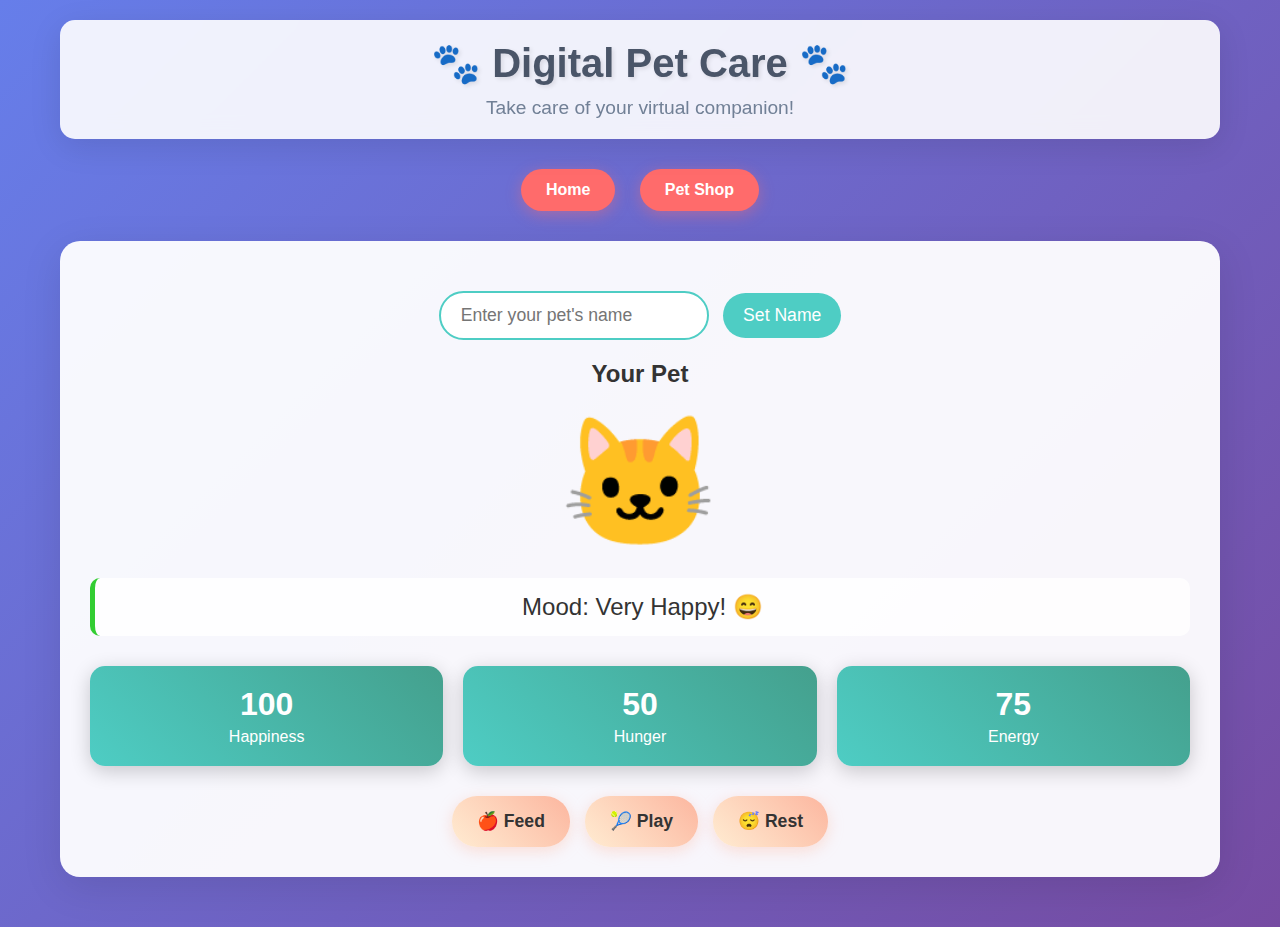
<file: index.html>
<!DOCTYPE html>
<html lang="en">
<head>
    <meta charset="UTF-8">
    <meta name="viewport" content="width=device-width, initial-scale=1.0">
    <title>Digital Pet Care - Home</title>
    <link rel="stylesheet" href="styles.css">
</head>
<body>
    <div class="container">
        <header>
            <h1>🐾 Digital Pet Care 🐾</h1>
            <p class="subtitle">Take care of your virtual companion!</p>
        </header>

        <nav>
            <a href="index.html">Home</a>
            <a href="shop.html">Pet Shop</a>
        </nav>

        <div class="pet-container">
            <div class="name-input">
                <input type="text" id="petNameInput" placeholder="Enter your pet's name" oninput="updatePetNameLive()">
                <button onclick="setPetName()">Set Name</button>
            </div>
            
            <h2 id="petNameDisplay">Your Pet</h2>
            <div class="pet-display" id="petEmoji" onclick="petInteraction()">🐱</div>
            
            <div class="mood-display" id="moodDisplay">
                Mood: Happy 😊
            </div>

            <div class="pet-stats">
                <div class="stat-card">
                    <div class="stat-value" id="happinessValue">100</div>
                    <div>Happiness</div>
                </div>
                <div class="stat-card">
                    <div class="stat-value" id="hungerValue">50</div>
                    <div>Hunger</div>
                </div>
                <div class="stat-card">
                    <div class="stat-value" id="energyValue">75</div>
                    <div>Energy</div>
                </div>
            </div>

            <div class="controls">
                <button class="control-btn" onclick="feedPet()">🍎 Feed</button>
                <button class="control-btn" onclick="playWithPet()">🎾 Play</button>
                <button class="control-btn" onclick="restPet()">😴 Rest</button>
            </div>
        </div>
    </div>

    <script src="script.js"></script>
</body>
</html>
</file>
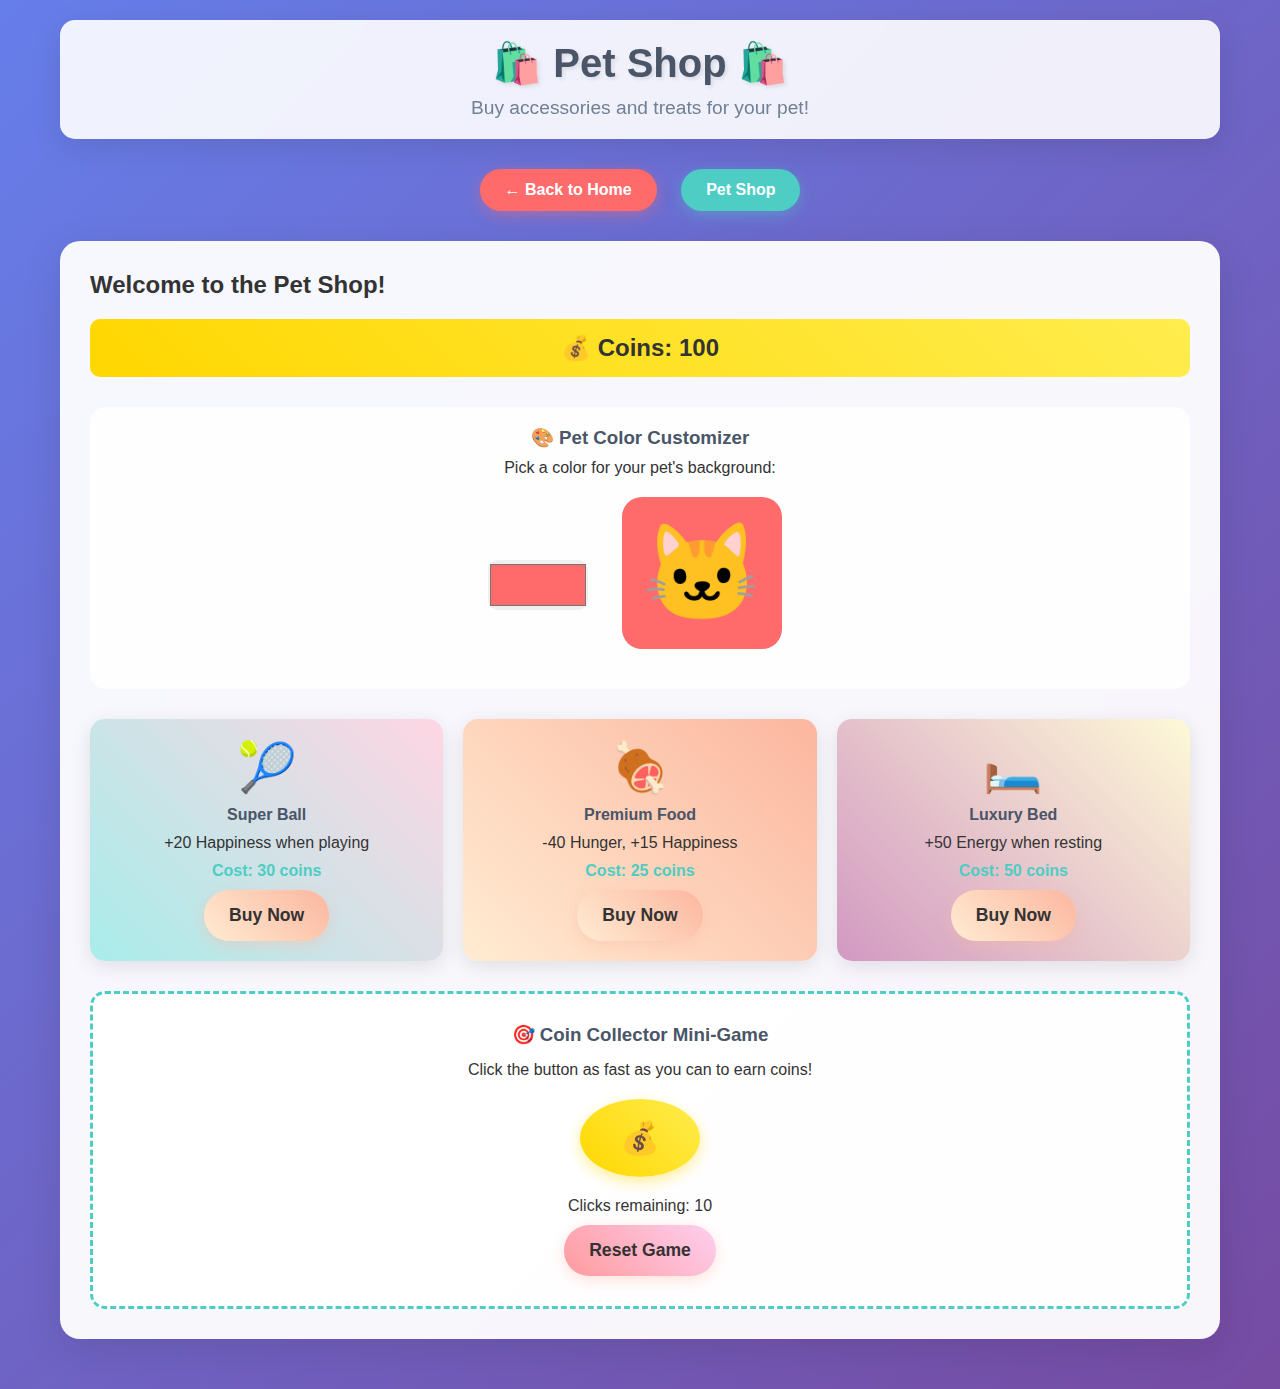
<file: shop.html>
<!DOCTYPE html>
<html lang="en">
<head>
    <meta charset="UTF-8">
    <meta name="viewport" content="width=device-width, initial-scale=1.0">
    <title>Digital Pet Care - Shop</title>
    <link rel="stylesheet" href="styles.css">
</head>
<body>
    <div class="container">
        <header>
            <h1>🛍️ Pet Shop 🛍️</h1>
            <p class="subtitle">Buy accessories and treats for your pet!</p>
        </header>

        <nav>
            <a href="index.html">← Back to Home</a>
            <a href="shop.html" class="active">Pet Shop</a>
        </nav>

        <div class="shop-container">
            <h2>Welcome to the Pet Shop!</h2>
            
            <div class="currency-display">
                💰 Coins: <span id="coinCount">100</span>
            </div>

            <div class="color-picker">
                <h3>🎨 Pet Color Customizer</h3>
                <p>Pick a color for your pet's background:</p>
                <input type="color" id="colorPicker" value="#ff6b6b" onchange="changePetColor()">
                <div class="pet-preview" id="petPreview">🐱</div>
            </div>

            <div class="shop-items">
                <div class="shop-item">
                    <div class="item-icon">🎾</div>
                    <h4>Super Ball</h4>
                    <p>+20 Happiness when playing</p>
                    <p class="price">Cost: 30 coins</p>
                    <button class="control-btn" onclick="buyItem('ball', 30)">Buy Now</button>
                </div>

                <div class="shop-item">
                    <div class="item-icon">🍖</div>
                    <h4>Premium Food</h4>
                    <p>-40 Hunger, +15 Happiness</p>
                    <p class="price">Cost: 25 coins</p>
                    <button class="control-btn" onclick="buyItem('food', 25)">Buy Now</button>
                </div>

                <div class="shop-item">
                    <div class="item-icon">🛏️</div>
                    <h4>Luxury Bed</h4>
                    <p>+50 Energy when resting</p>
                    <p class="price">Cost: 50 coins</p>
                    <button class="control-btn" onclick="buyItem('bed', 50)">Buy Now</button>
                </div>
            </div>

            <div class="mini-game">
                <h3>🎯 Coin Collector Mini-Game</h3>
                <p>Click the button as fast as you can to earn coins!</p>
                <button id="coinButton" onclick="collectCoin()">💰</button>
                <p>Clicks remaining: <span id="clicksLeft">10</span></p>
                <button onclick="resetMiniGame()" class="control-btn reset-btn">Reset Game</button>
            </div>
        </div>
    </div>

    <script src="script.js"></script>
</body>
</html>
</file>
<file: styles.css>
/* Reset and Base Styles */
* {
    margin: 0;
    padding: 0;
    box-sizing: border-box;
}

body {
    font-family: 'Comic Sans MS', cursive, sans-serif;
    background: linear-gradient(135deg, #667eea 0%, #764ba2 100%);
    min-height: 100vh;
    color: #333;
}

.container {
    max-width: 1200px;
    margin: 0 auto;
    padding: 20px;
}

/* Header Styles */
header {
    text-align: center;
    margin-bottom: 30px;
    background: rgba(255, 255, 255, 0.9);
    padding: 20px;
    border-radius: 15px;
    box-shadow: 0 8px 32px rgba(0, 0, 0, 0.1);
    backdrop-filter: blur(10px);
}

h1 {
    color: #4a5568;
    font-size: 2.5em;
    margin-bottom: 10px;
    text-shadow: 2px 2px 4px rgba(0, 0, 0, 0.1);
}

.subtitle {
    color: #718096;
    font-size: 1.2em;
}

/* Navigation Styles */
nav {
    text-align: center;
    margin-bottom: 30px;
}

nav a {
    background: #ff6b6b;
    color: white;
    padding: 12px 25px;
    text-decoration: none;
    border-radius: 25px;
    margin: 0 10px;
    display: inline-block;
    transition: all 0.3s ease;
    font-weight: bold;
    box-shadow: 0 4px 15px rgba(255, 107, 107, 0.4);
}

nav a:hover {
    background: #ff5252;
    transform: translateY(-2px);
    box-shadow: 0 8px 25px rgba(255, 107, 107, 0.6);
}

nav a.active {
    background: #4ecdc4;
    box-shadow: 0 4px 15px rgba(78, 205, 196, 0.4);
}

/* Pet Container Styles */
.pet-container {
    background: rgba(255, 255, 255, 0.95);
    padding: 30px;
    border-radius: 20px;
    text-align: center;
    margin-bottom: 30px;
    box-shadow: 0 10px 40px rgba(0, 0, 0, 0.1);
}

.pet-display {
    font-size: 8em;
    margin: 20px 0;
    cursor: pointer;
    transition: transform 0.3s ease;
}

.pet-display:hover {
    transform: scale(1.1);
}

.pet-stats {
    display: grid;
    grid-template-columns: repeat(auto-fit, minmax(200px, 1fr));
    gap: 20px;
    margin: 30px 0;
}

.stat-card {
    background: linear-gradient(45deg, #4ecdc4, #44a08d);
    color: white;
    padding: 20px;
    border-radius: 15px;
    box-shadow: 0 5px 20px rgba(0, 0, 0, 0.2);
}

.stat-value {
    font-size: 2em;
    font-weight: bold;
    margin-bottom: 5px;
}

.controls {
    display: flex;
    justify-content: center;
    gap: 15px;
    flex-wrap: wrap;
    margin-top: 20px;
}

.control-btn {
    background: linear-gradient(45deg, #ffecd2, #fcb69f);
    border: none;
    padding: 15px 25px;
    border-radius: 25px;
    cursor: pointer;
    font-size: 1.1em;
    font-weight: bold;
    color: #333;
    transition: all 0.3s ease;
    box-shadow: 0 4px 15px rgba(252, 182, 159, 0.4);
}

.control-btn:hover {
    transform: scale(1.05);
    box-shadow: 0 6px 20px rgba(252, 182, 159, 0.6);
}

.mood-display {
    font-size: 1.5em;
    margin: 20px 0;
    padding: 15px;
    background: rgba(255, 255, 255, 0.8);
    border-radius: 10px;
    border-left: 5px solid #4ecdc4;
}

.name-input {
    margin: 20px 0;
    text-align: center;
}

.name-input input {
    padding: 12px 20px;
    font-size: 1.1em;
    border: 2px solid #4ecdc4;
    border-radius: 25px;
    outline: none;
    margin-right: 10px;
    background: rgba(255, 255, 255, 0.9);
}

.name-input button {
    background: #4ecdc4;
    color: white;
    border: none;
    padding: 12px 20px;
    border-radius: 25px;
    cursor: pointer;
    font-size: 1.1em;
    transition: background 0.3s ease;
}

.name-input button:hover {
    background: #44a08d;
}

/* Shop Styles */
.shop-container {
    background: rgba(255, 255, 255, 0.95);
    padding: 30px;
    border-radius: 20px;
    margin-bottom: 30px;
    box-shadow: 0 10px 40px rgba(0, 0, 0, 0.1);
}

.currency-display {
    text-align: center;
    margin: 20px 0;
    font-size: 1.5em;
    background: linear-gradient(45deg, #ffd700, #ffed4e);
    padding: 15px;
    border-radius: 10px;
    color: #333;
    font-weight: bold;
}

.color-picker {
    margin: 30px 0;
    text-align: center;
    background: rgba(255, 255, 255, 0.8);
    padding: 20px;
    border-radius: 15px;
}

.color-picker h3 {
    color: #4a5568;
    margin-bottom: 10px;
}

.color-picker input[type="color"] {
    width: 100px;
    height: 50px;
    border: none;
    border-radius: 10px;
    cursor: pointer;
    margin: 10px;
}

.pet-preview {
    font-size: 6em;
    margin: 20px;
    padding: 20px;
    border-radius: 20px;
    background: #ff6b6b;
    display: inline-block;
    transition: all 0.3s ease;
}

.shop-items {
    display: grid;
    grid-template-columns: repeat(auto-fit, minmax(250px, 1fr));
    gap: 20px;
    margin: 30px 0;
}

.shop-item {
    background: linear-gradient(45deg, #a8edea, #fed6e3);
    padding: 20px;
    border-radius: 15px;
    text-align: center;
    box-shadow: 0 5px 20px rgba(0, 0, 0, 0.1);
    transition: transform 0.3s ease;
}

.shop-item:hover {
    transform: translateY(-5px);
}

.shop-item:nth-child(2) {
    background: linear-gradient(45deg, #ffecd2, #fcb69f);
}

.shop-item:nth-child(3) {
    background: linear-gradient(45deg, #d299c2, #fef9d7);
}

.item-icon {
    font-size: 3em;
    margin-bottom: 10px;
}

.shop-item h4 {
    color: #4a5568;
    margin-bottom: 10px;
}

.price {
    font-weight: bold;
    color: #4ecdc4;
    margin: 10px 0;
}

.mini-game {
    background: rgba(255, 255, 255, 0.9);
    padding: 30px;
    border-radius: 15px;
    text-align: center;
    margin-top: 30px;
    border: 3px dashed #4ecdc4;
}

.mini-game h3 {
    color: #4a5568;
    margin-bottom: 15px;
}

#coinButton {
    background: linear-gradient(45deg, #ffd700, #ffed4e);
    border: none;
    padding: 20px 40px;
    border-radius: 50%;
    font-size: 2em;
    cursor: pointer;
    margin: 20px;
    transition: transform 0.1s;
    box-shadow: 0 5px 15px rgba(255, 215, 0, 0.4);
}

#coinButton:hover {
    transform: scale(1.1);
}

#coinButton:active {
    transform: scale(0.9);
}

.reset-btn {
    margin-top: 10px;
    background: linear-gradient(45deg, #ff9a9e, #fecfef);
}

/* Animations */
@keyframes bounce {
    0%, 20%, 50%, 80%, 100% {
        transform: translateY(0);
    }
    40% {
        transform: translateY(-10px);
    }
    60% {
        transform: translateY(-5px);
    }
}

.bounce {
    animation: bounce 1s;
}

@keyframes pulse {
    0% {
        transform: scale(1);
    }
    50% {
        transform: scale(1.05);
    }
    100% {
        transform: scale(1);
    }
}

.pulse {
    animation: pulse 0.5s;
}

/* Responsive Design */
@media (max-width: 768px) {
    .container {
        padding: 10px;
    }
    
    h1 {
        font-size: 2em;
    }
    
    .pet-display {
        font-size: 6em;
    }
    
    .controls {
        flex-direction: column;
        align-items: center;
    }
    
    .control-btn {
        width: 200px;
    }
    
    nav a {
        display: block;
        margin: 5px 0;
    }
}
</file>
